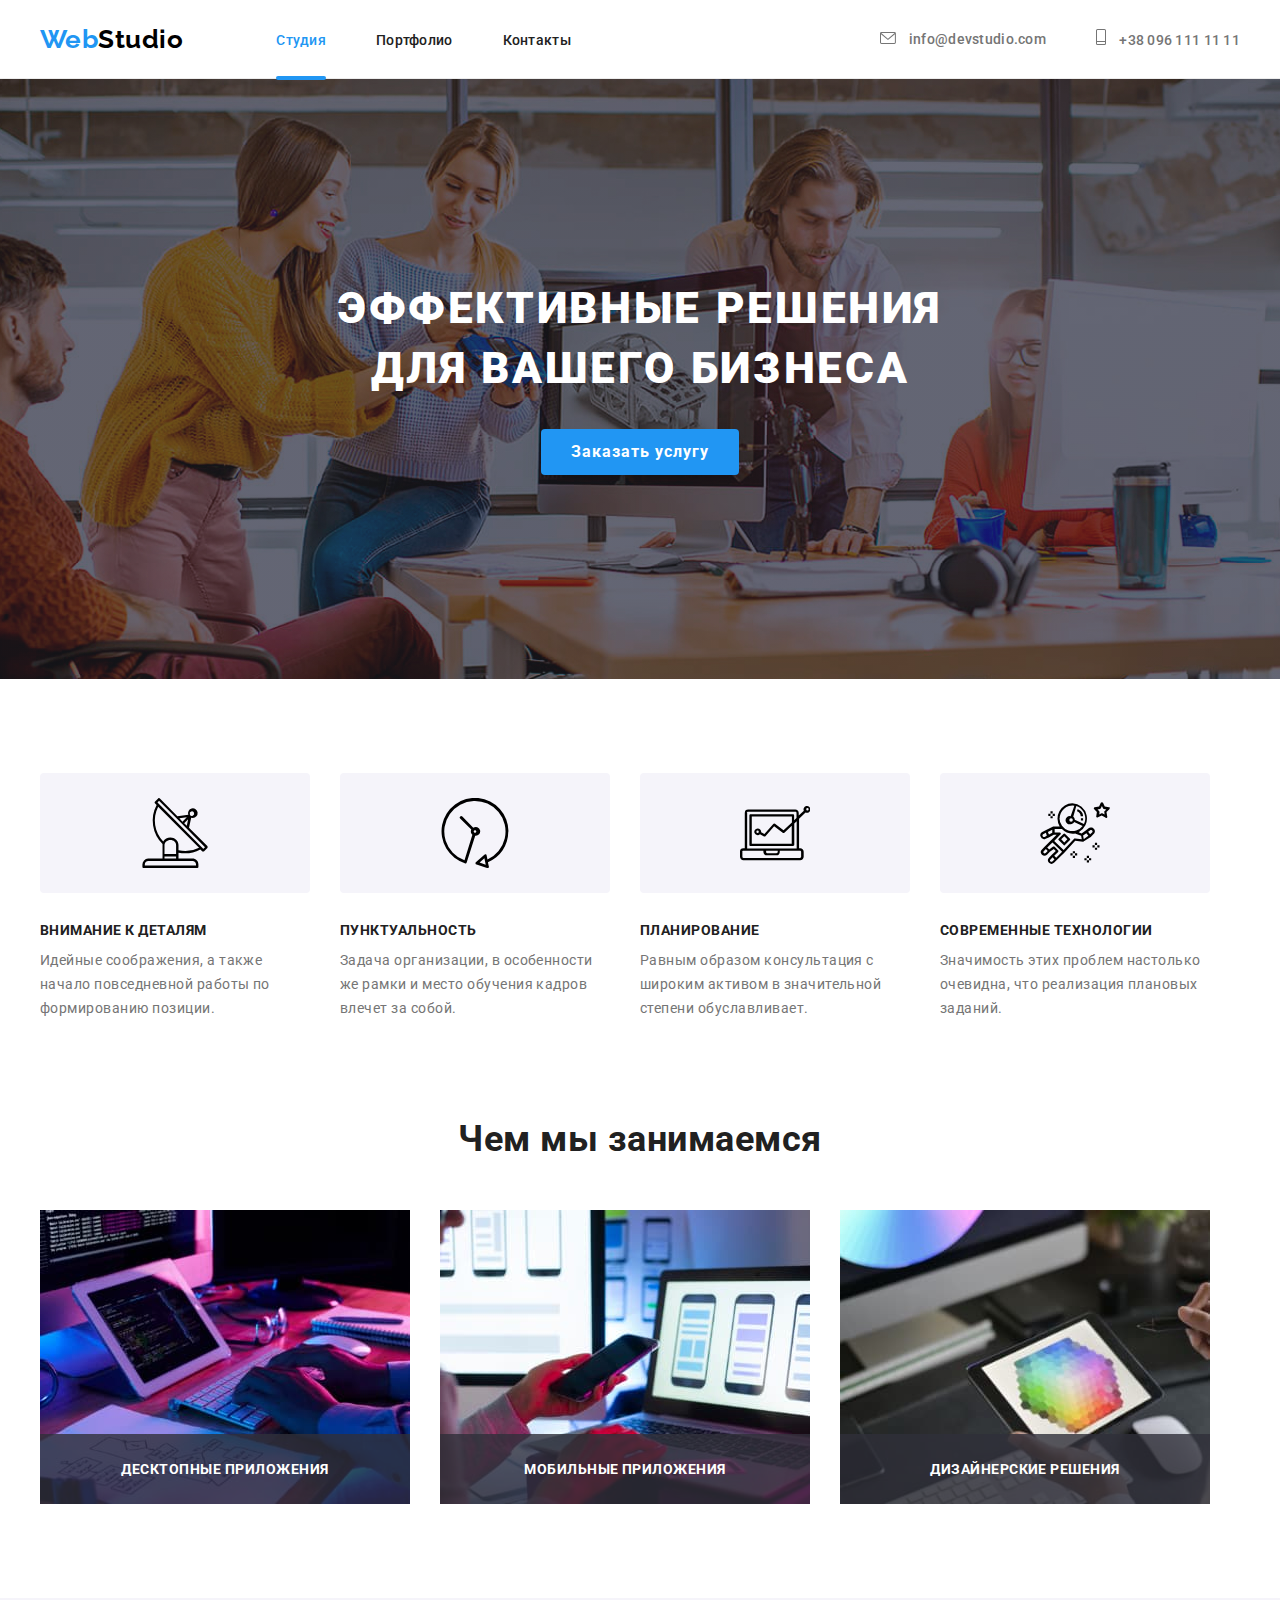
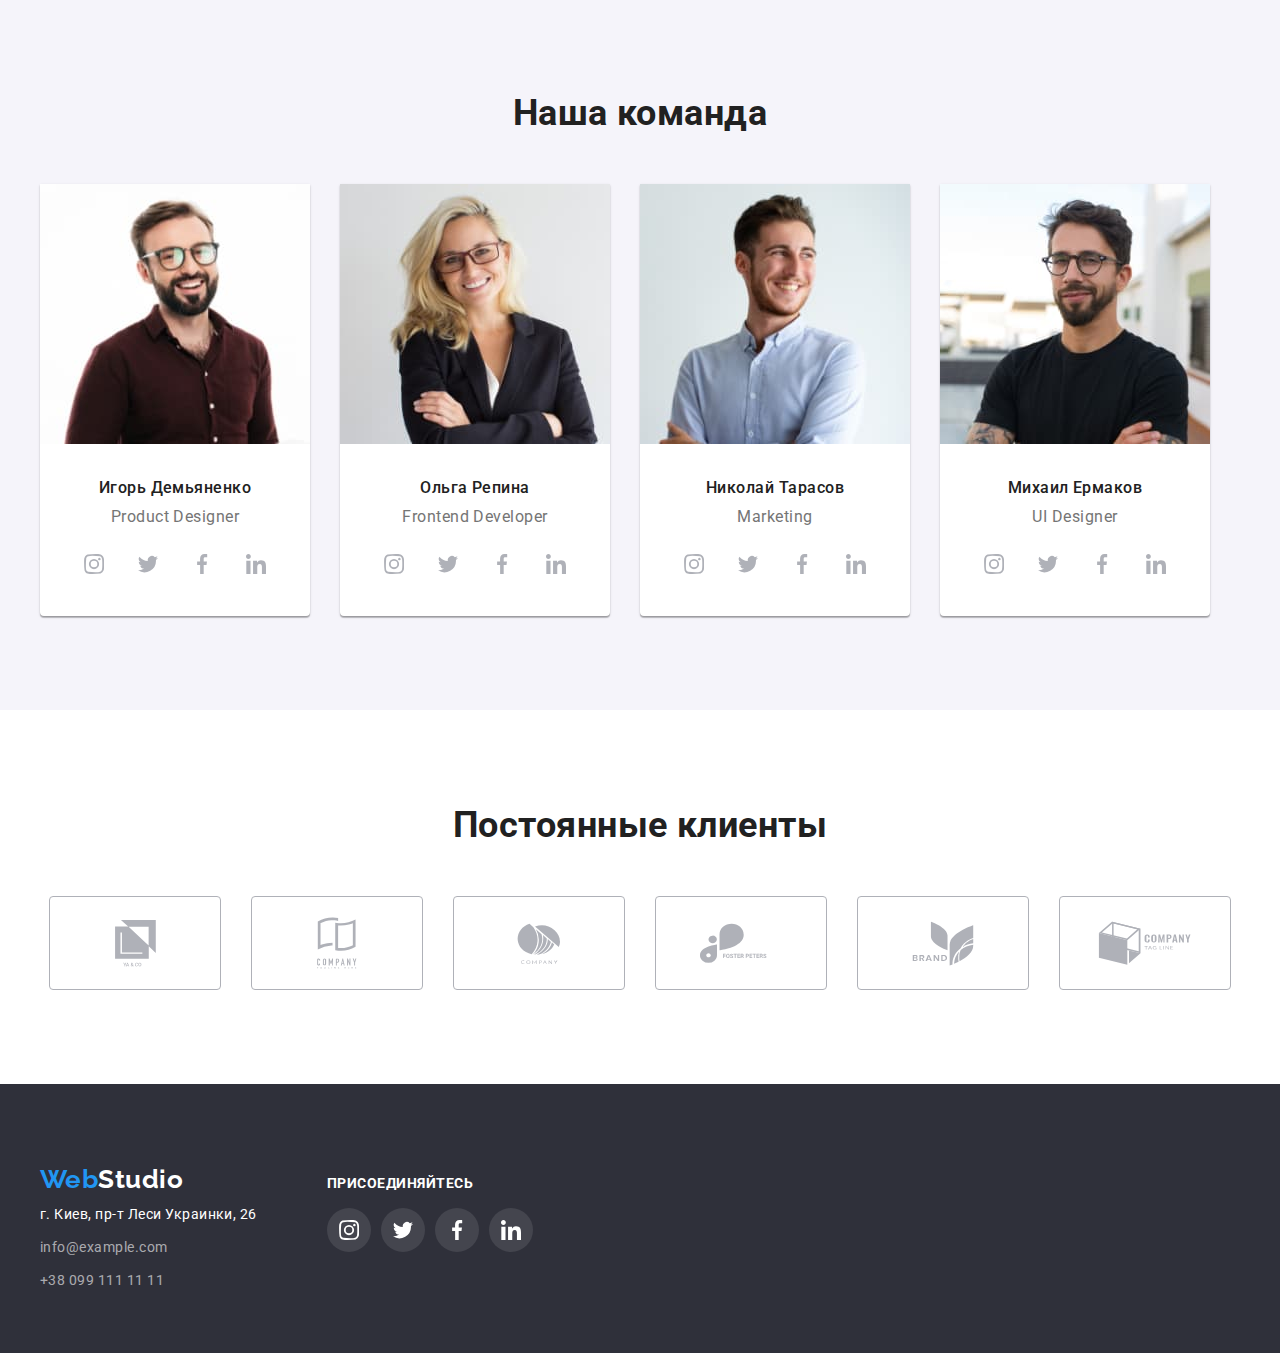
<file: index.html>
<!DOCTYPE html>
<html lang="ru">
<head>
    <meta charset="UTF-8">
    <meta http-equiv="X-UA-Compatible" content="IE=edge">
    <meta name="viewport" content="width=device-width, initial-scale=1.0">
    <title>Lesson 1</title>
    <link href="https://fonts.googleapis.com/css2?family=Raleway:wght@700&family=Roboto:wght@400;500;700;900&display=swap" rel="stylesheet">
    <link rel="stylesheet" href="https://cdnjs.cloudflare.com/ajax/libs/modern-normalize/1.1.0/modern-normalize.min.css" integrity="sha512-wpPYUAdjBVSE4KJnH1VR1HeZfpl1ub8YT/NKx4PuQ5NmX2tKuGu6U/JRp5y+Y8XG2tV+wKQpNHVUX03MfMFn9Q==" crossorigin="anonymous" referrerpolicy="no-referrer" />
    <link rel="stylesheet" href="./css/style.css" /> 
</head>
<body>
    <header class="header"> 
        <div class="container">
                <nav class="nav">
                    <a class="logo link" href="lang="en">Web<span class="logo-header">Studio</span></a>
                    <ul class="nav-list"> 
                        <li class="item">
                            <a href="#" class="link current">Студия</a>
                        </li>            
                        <li class="item">
                            <a href="./portfolio.html" class="link">Портфолио</a>
                        </li>
                        <li class="item">
                            <a href="#" class="link">Контакты</a>
                        </li>
                    </ul>
                    <ul class="nav-auth">
                        <li class="item">
                            <a href="mailto:info@devstudio.com" class="contact">
                                <svg class="icon-mail" aria-hidden="true">
                                    <use href="./images/icons.svg#icon-mail"></use>
                                </svg>
                                info@devstudio.com</a>
                        </li>
                        <li class="item">
                            <a class="contact" href="tel:+380961111111" >
                                <svg class="icon-phone" aria-hidden="true">
                                    <use href="./images/icons.svg#icon-phone"></use>
                                </svg>
                                +38 096 111 11 11</a>
                        </li>
                    </ul>
                </nav>
            </div>    
        </header>
        <main>
            <section class="hero">
                <div class="hero-overlay">
                    <h1 class="hero-title">Эффективные решения для вашего бизнеса</h1>
                    <button class="button index" type="button" data-modal-open>Заказать услугу</button>
                </div> 
            </section>
            <section class="section-title">
                <!-- <h2>Особенности</h2> -->
                <div class="container">
                    <ul class="title-list">
                        <li class="feature">
                            <div class="item icon-vector">
                                <svg class="icon-vector" aria-hidden="true">
                                    <use href="./images/icons.svg#icon-vector"></use>
                                </svg>
                            </div>
                            <h3 class="title-index">Внимание к деталям</h3>
                            <p class="text-index">Идейные соображения, а также начало повседневной работы по формированию позиции.</p>
                        </li>           
                        <li class="feature">
                            <div class="item icon-clock">
                                <svg class="icon-clock" aria-hidden="true">
                                    <use href="./images/icons.svg#icon-clock"></use>
                                </svg>
                            </div>
                                <h3 class="title-index">Пунктуальность</h3>
                                <p class="text-index">Задача организации, в особенности же рамки и место обучения кадров влечет за собой.</p> 
                        </li>
                        <li class="feature"> 
                            <div class="item icon-computer">
                                <svg class="icon-computer" aria-hidden="true">
                                    <use href="./images/icons.svg#icon-computer"></use>
                                </svg>
                            </div>
                            <h3 class="title-index">Планирование</h3>
                           <p class="text-index">Равным образом консультация с широким активом в значительной степени обуславливает.</p> 
                        </li>
                        <li class="feature">
                            <div class="item icon-astronaut">
                                <svg class="icon-astronaut" aria-hidden="true">
                                    <use href="./images/icons.svg#icon-astronaut"></use>
                                </svg>
                            </div>
                            <h3 class="title-index">Современные технологии</h3>
                            <p class="text-index">Значимость этих проблем настолько очевидна, что реализация плановых заданий.</p>
                        </li> 
                    </ul>
                </div>
            </section>
            <section class="section">
                <div class="container">
                    <h1 class="title-work">Чем мы занимаемся</h1>
                        <ul class="work">
                            <li class="item"> 
                                <div class="work-thumb">
                                    <img class="work-image" src="./images/comp.jpg" width="370" height="294" alt="на компьютере">
                                    <div class="actions">
                                        <p class="label">Десктопные приложения</p>
                                    </div>
                                </div> 
                            </li>
                            <li class="item">
                                <div class="work-thumb">
                                    <img class="work-image" src="./images/tel.jpg" width="370" height="294" alt="на телефоне">
                                    <div class="actions">
                                        <p class="label">Мобильные приложения</p>
                                    </div>
                                </div> 
                            </li> 
                            <li class="item">
                                <div class="work-thumb">
                                    <img class="work-image" src="./images/plansh.jpg" width="370" height="294" alt="на планшете">
                                    <div class="actions">
                                        <p class="label">Дизайнерские решения</p>
                                    </div>
                                </div> 
                            </li>
                        </ul>
                </div>
            </section>
            <section class="section-team">
                <div class="container">
                    <h1 class="title-team">Наша команда</h1>
                    <ul class="team">
                       <li class="item">
                           <img src="./images/Igor.jpg" width="270" height="260" alt="Игорь Демьяненко">
                           <div class="employee">
                                <h3 class="name">Игорь Демьяненко</h3>
                                <p class="speciality">Product Designer</p>
                                <ul class="team-social">
                                    <li class="social-item">
                                        <a href="#" class="team-link">
                                            <svg class="icon-team" aria-hidden="true">
                                        <use href="./images/icons.svg#icon-instagram-2"></use>
                                             </svg>
                                        </a>
                                    </li>
                                    <li class="social-item">
                                        <a href="#" class="team-link">
                                            <svg class="icon-team" aria-hidden="true">
                                                <use href="./images/icons.svg#icon-twitter-1"></use>
                                            </svg>
                                        </a>
                                    </li>
                                    <li class="social-item">
                                        <a href="#" class="team-link">
                                            <svg class="icon-team" aria-hidden="true">
                                                <use href="./images/icons.svg#icon-facebook-1"></use>
                                            </svg>
                                        </a>
                                    </li>
                                    <li class="social-item">
                                        <a href="#" class="team-link">
                                            <svg class="icon-team" aria-hidden="true">
                                                <use href="./images/icons.svg#icon-linkedin-1"></use>
                                            </svg>
                                        </a>
                                    </li>
                                </ul>
                           </div>
                        </li>
                        <li class="item">
                            <img src="./images/Olga.jpg" width="270" height="260" alt="Ольга Репина">
                            <div class="employee">
                                <h3 class="name">Ольга Репина</h3>
                                <p class="speciality">Frontend Developer</p>
                                <ul class="team-social">
                                    <li class="social-item">
                                        <a href="#" class="team-link">
                                            <svg class="icon-team" aria-hidden="true">
                                        <use href="./images/icons.svg#icon-instagram-2"></use>
                                             </svg>
                                        </a>
                                    </li>
                                    <li class="social-item">
                                        <a href="#" class="team-link">
                                            <svg class="icon-team" aria-hidden="true">
                                                <use href="./images/icons.svg#icon-twitter-1"></use>
                                            </svg>
                                        </a>
                                    </li>
                                    <li class="social-item">
                                        <a href="#" class="team-link">
                                            <svg class="icon-team" aria-hidden="true">
                                                <use href="./images/icons.svg#icon-facebook-1"></use>
                                            </svg>
                                        </a>
                                    </li>
                                    <li class="social-item">
                                        <a href="#" class="team-link">
                                            <svg class="icon-team" aria-hidden="true">
                                                <use href="./images/icons.svg#icon-linkedin-1"></use>
                                            </svg>
                                        </a>
                                    </li>
                                </ul>
                            </div>
                        </li>
                        <li class="item">
                            <img src="./images/Nikolay.jpg" width="270" height="260" alt="Николай Тарасов">
                            <div class="employee">
                                <h3 class="name">Николай Тарасов</h3>
                                <p class="speciality">Marketing</p>
                                <ul class="team-social">
                                    <li class="social-item">
                                        <a href="#" class="team-link">
                                            <svg class="icon-team" aria-hidden="true">
                                        <use href="./images/icons.svg#icon-instagram-2"></use>
                                             </svg>
                                        </a>
                                    </li>
                                    <li class="social-item">
                                        <a href="#" class="team-link">
                                            <svg class="icon-team" aria-hidden="true">
                                                <use href="./images/icons.svg#icon-twitter-1"></use>
                                            </svg>
                                        </a>
                                    </li>
                                    <li class="social-item">
                                        <a href="#" class="team-link">
                                            <svg class="icon-team" aria-hidden="true">
                                                <use href="./images/icons.svg#icon-facebook-1"></use>
                                            </svg>
                                        </a>
                                    </li>
                                    <li class="social-item">
                                        <a href="#" class="team-link">
                                            <svg class="icon-team" aria-hidden="true">
                                                <use href="./images/icons.svg#icon-linkedin-1"></use>
                                            </svg>
                                        </a>
                                    </li>
                                </ul>
                            </div>
                        </li>
                        <li class="item">
                            <img src="./images/Mihail.jpg" width="270" height="260" alt="Михаил Ермаков">
                            <div class="employee">
                                <h3 class="name">Михаил Ермаков</h3>
                                <p class="speciality">UI Designer</p>
                                <ul class="team-social">
                                    <li class="social-item">
                                        <a href="#" class="team-link">
                                            <svg class="icon-team" aria-hidden="true">
                                        <use href="./images/icons.svg#icon-instagram-2"></use>
                                             </svg>
                                        </a>
                                    </li>
                                    <li class="social-item">
                                        <a href="#" class="team-link">
                                            <svg class="icon-team" aria-hidden="true">
                                                <use href="./images/icons.svg#icon-twitter-1"></use>
                                            </svg>
                                        </a>
                                    </li>
                                    <li class="social-item">
                                        <a href="#" class="team-link">
                                            <svg class="icon-team" aria-hidden="true">
                                                <use href="./images/icons.svg#icon-facebook-1"></use>
                                            </svg>
                                        </a>
                                    </li>
                                    <li class="social-item">
                                        <a href="#" class="team-link">
                                            <svg class="icon-team" aria-hidden="true">
                                                <use href="./images/icons.svg#icon-linkedin-1"></use>
                                            </svg>
                                        </a>
                                    </li>
                                </ul>
                            </div>
                        </li>
                   </ul>
                </div>
            </section>
            <section class="section">
                <h1 class="title-team">Постоянные клиенты</h1> 
                <ul class="client">
                    <li class="client-item">
                        <a href="#" class="client-link">
                            <svg class="icon-client" width="41" height="46.7" aria-hidden="true">
                        <use href="./images/icons.svg#icon-group1"></use>
                             </svg>
                        </a>
                    </li>
                    <li class="client-item">
                        <a href="#" class="client-link">
                            <svg class="icon-client" width="40" height="52" aria-hidden="true">
                                <use href="./images/icons.svg#icon-group"></use>
                            </svg>
                        </a>
                    </li>
                    <li class="client-item">
                        <a href="#" class="client-link">
                            <svg class="icon-client" width="43.46" height="41.18" aria-hidden="true">
                                <use href="./images/icons.svg#icon-Object"></use>
                            </svg>
                        </a>
                    </li>
                    <li class="client-item">
                        <a href="#" class="client-link">
                            <svg class="icon-client" width="84.44" height="40.62" aria-hidden="true">
                                <use href="./images/icons.svg#icon-foster"></use>
                            </svg>
                        </a>
                    </li>
                    <li class="client-item">
                        <a href="#" class="client-link">
                            <svg class="icon-client" width="62.54" height="45.43" aria-hidden="true">
                                <use href="./images/icons.svg#icon-brand"></use>
                            </svg>
                        </a>
                    </li>
                    <li class="client-item">
                        <a href="#" class="client-link">
                            <svg class="icon-client" width="93.79" height="43.93" aria-hidden="true">
                                <use href="./images/icons.svg#icon-tag"></use>
                            </svg>
                        </a>
                    </li>
                </ul>
            </section>
        </main>
        <footer class="footer">
            <div class="container">
            <address>
                <div class="footer-inner">
                    <ul class="adress">
                        <li class="item">
                            <a class="logo link" href="lang="en">Web<span class="logo-accent">Studio</span></a>
                        </li>
                        <li class="item">
                            <a href="#" class="footer-adress">г. Киев, пр-т Леси Украинки, 26</a>
                        </li>
                        <li class="item">
                            <a href="mailto:info@example.com" class="footer-contact">info@example.com</a>
                        </li>
                        <li class="item"> 
                            <a href="tel:+380991111111" class="footer-contact">+38 099 111 11 11</a>
                        </li>
                    </ul>
                <div>
                    <h1 class="social-title">ПРИСОЕДИНЯЙТЕСЬ</h1>
                    <ul class="team-social">
                        <li class="footer-item">
                            <a href="#" class="footer-link">
                                <svg class="icon-footer" aria-hidden="true">
                                    <use href="./images/icons.svg#icon-instagram-2"></use>
                                </svg>
                            </a>
                        </li>
                        <li class="footer-item">
                            <a href="#" class="footer-link">
                                <svg class="icon-footer" aria-hidden="true">
                                    <use href="./images/icons.svg#icon-twitter-1"></use>
                                </svg>
                            </a>
                        </li>
                        <li class="footer-item">
                            <a href="#" class="footer-link">
                                <svg class="icon-footer" aria-hidden="true">
                                    <use href="./images/icons.svg#icon-facebook-1"></use>
                                </svg>
                            </a>
                        </li>
                        <li class="footer-item">
                            <a href="#" class="footer-link">
                                <svg class="icon-footer" aria-hidden="true">
                                    <use href="./images/icons.svg#icon-linkedin-1"></use>
                                </svg>
                            </a>
                        </li>
                    </ul>
                </div>
            </div>
            </address>
            </div>
        </footer>
        <div class="backdrop is-hidden" data-modal>
            <div class="modal">
                <button class="modal-close-button" type="button" data-modal-close>
                    <svg class="icon-modal">
                        <use href="./images/icons.svg#icon-hrest"></use>
                    </svg>
                </button>
            </div>
        </div>
    
        <script src="https://unpkg.com/aos@2.3.1/dist/aos.js"></script>
        <script>
            AOS.init();
        </script>
        <script src="./js/modal.js"></script>
</body>
</html>
</file>
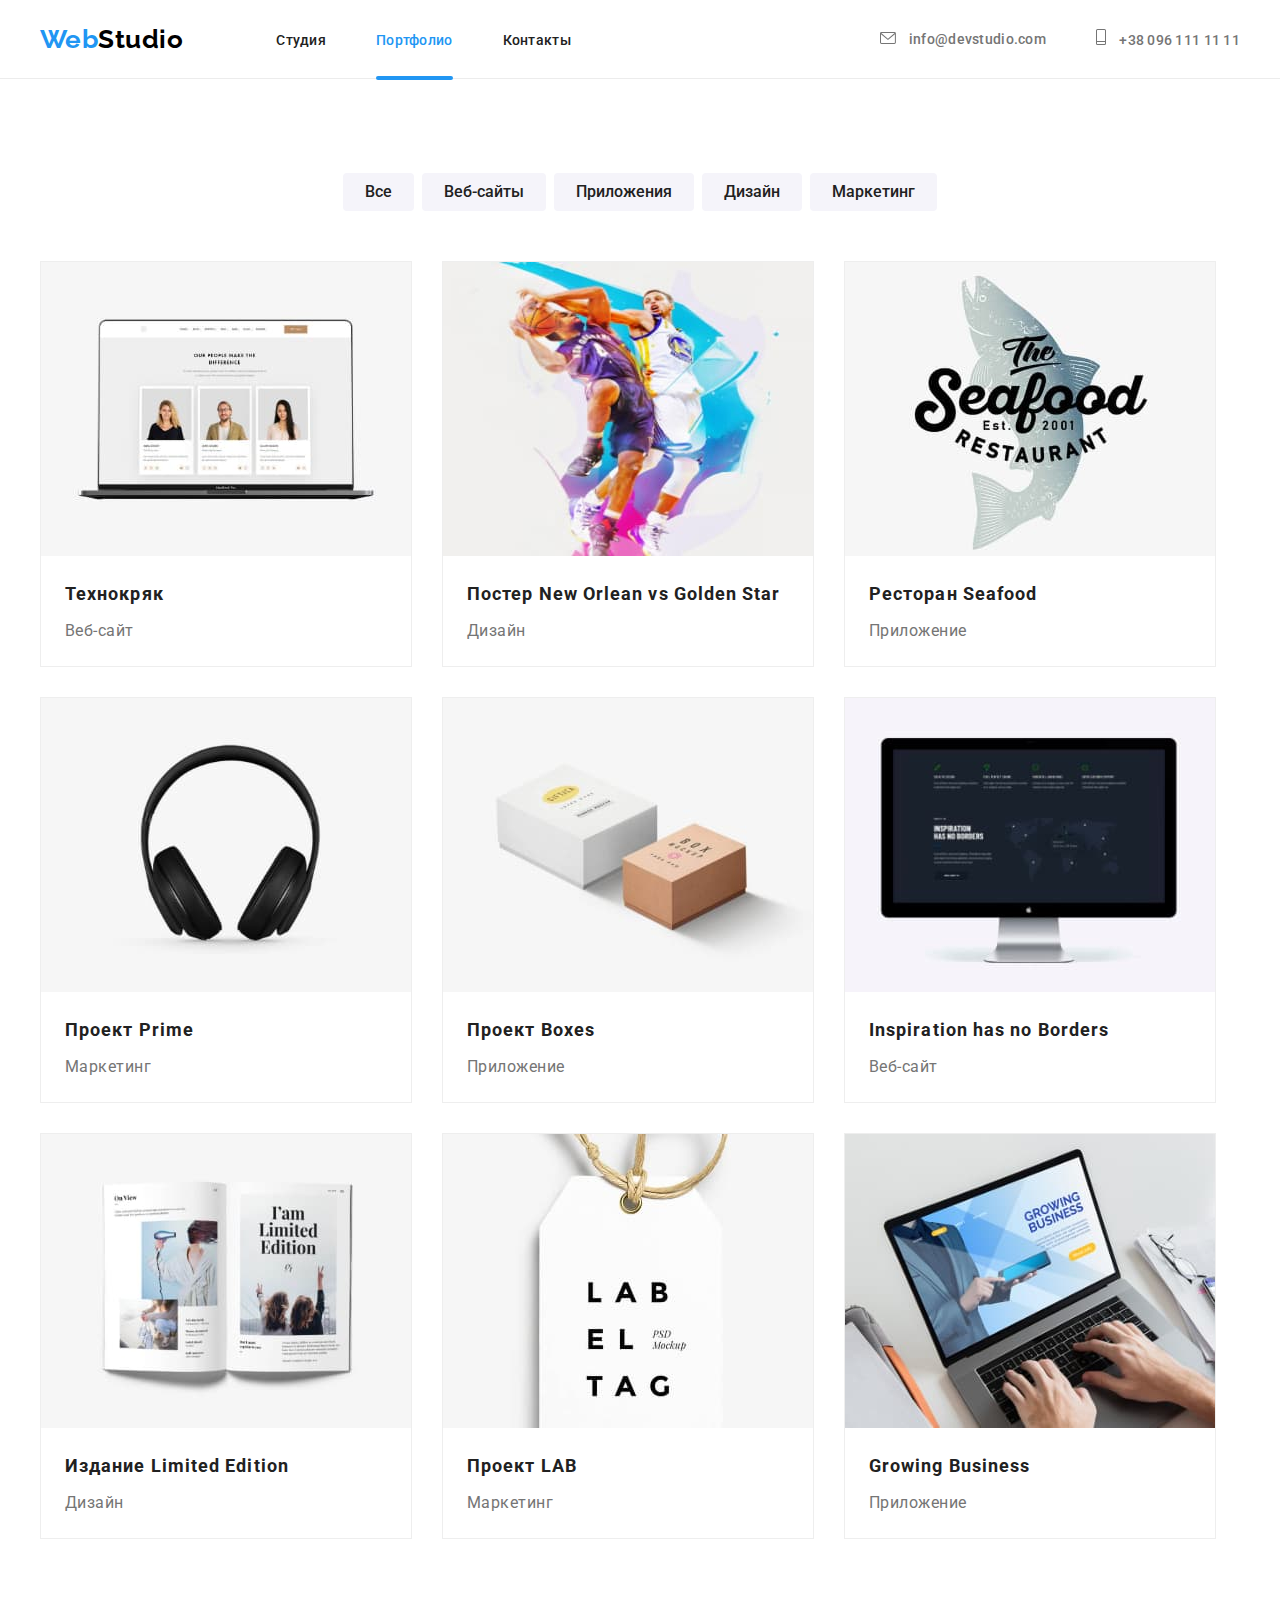
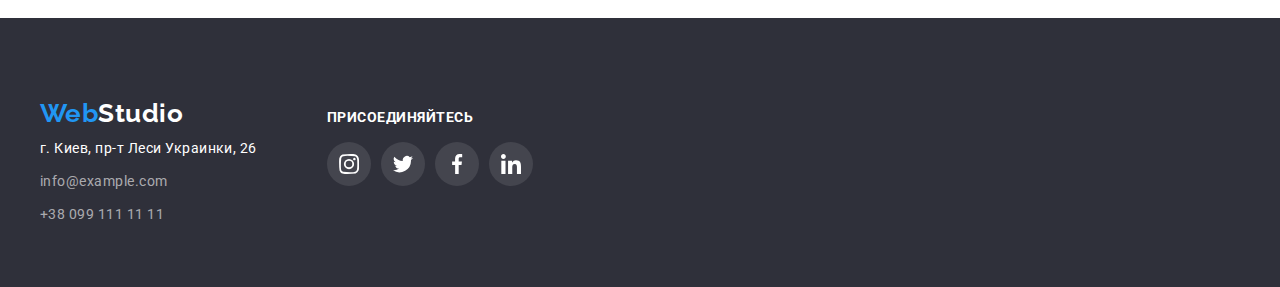
<file: portfolio.html>
<!DOCTYPE html>
<html lang="ru">
<head>
    <meta charset="UTF-8">
    <meta http-equiv="X-UA-Compatible" content="IE=edge">
    <meta name="viewport" content="width=device-width, initial-scale=1.0">
    <title>Lesson3</title>  
    <link href="https://fonts.googleapis.com/css2?family=Raleway:wght@700&family=Roboto:wght@400;500;700&;900&display=swap" rel="stylesheet">
    <link rel="stylesheet" href="https://cdnjs.cloudflare.com/ajax/libs/modern-normalize/1.1.0/modern-normalize.min.css" integrity="sha512-wpPYUAdjBVSE4KJnH1VR1HeZfpl1ub8YT/NKx4PuQ5NmX2tKuGu6U/JRp5y+Y8XG2tV+wKQpNHVUX03MfMFn9Q==" crossorigin="anonymous" referrerpolicy="no-referrer" />
    <link rel="stylesheet" href="./css/style.css" /> 
</head>
<body>
    <header class="header"> 
        <div class="container">
                <nav class="nav">
                    <a class="logo link" href="lang="en">Web<span class="logo-header">Studio</span></a>
                    <ul class="nav-list"> 
                        <li class="item">
                            <a href="./index.html" class="link">Студия</a>
                        </li>            
                        <li class="item">
                            <a href="./portfolio.html" class="link current">Портфолио</a>
                        </li>
                        <li class="item">
                            <a href="#" class="link">Контакты</a>
                        </li>
                    </ul>
                    <ul class="nav-auth">
                        <li class="item">
                            <a href="mailto:info@devstudio.com" class="contact">
                                <svg class="icon-mail" aria-hidden="true">
                                    <use href="./images/icons.svg#icon-mail"></use>
                                </svg>
                                info@devstudio.com</a>
                        </li>
                        <li class="item">
                            <a class="contact" href="tel:+380961111111" >
                                <svg class="icon-phone" aria-hidden="true">
                                    <use href="./images/icons.svg#icon-phone"></use>
                                </svg>
                                +38 096 111 11 11</a>
                        </li>
                    </ul>
                </nav>
            </div>    
        </header>
    <main>
        <section class="section">
            <!-- <h1>Portfolio</h1> -->
                <div class="container"> 
                    <ul class="portfolio">
                        <li class="item">
                            <button type="button" class="button">Все</button>
                        </li>
                        <li class="item">
                            <button type="button" class="button">Веб-сайты</button>
                        </li>
                        <li class="item">
                            <button type="button" class="button">Приложения</button>
                        </li>
                        <li class="item">
                            <button type="button" class="button">Дизайн</button>
                        </li>
                        <li class="item">
                            <button type="button" class="button">Маркетинг</button>
                        </li>
                    </ul>
                    <ul class="flex">
                        <li class="item">
                            <div class="flex-thumb">
                                <img class="image" src="./images-portfolio/tehnokryak.jpg" width="370" height="294" alt="Технокряк">
                                <div class="flex-overlay">
                                    <p> Ресурс предлагает комплексные предложения с разным уровнем функционала и сервисов. Все это позволит посетителю получить исчерпывающие сведения о компании или частном лице.</p>
                                </div>
                            </div>
                                <div class="offers">
                                    <h2 class="title">Технокряк</h2>
                                    <p class="text">Веб-сайт</p>
                                </div>
                        </li>
                        <li class="item">
                            <div class="flex-thumb">
                                <img class="image" src="./images-portfolio/poster.jpg" width="370" height="294" alt="Постер">
                                <div class="flex-overlay">
                                    <p> Ресурс предлагает комплексные предложения с разным уровнем функционала и сервисов. Все это позволит посетителю получить исчерпывающие сведения о компании или частном лице.</p>
                                </div>
                            </div>
                            <div class="offers">
                                <h2 class="title">Постер New Orlean vs Golden Star</h2>
                                <p class="text">Дизайн</p>
                            </div>
                        
                        </li>
                        <li class="item">
                            <div class="flex-thumb">
                                <img class="image" src="./images-portfolio/restoran.jpg" width="370" height="294" alt="Ресторан">
                                <div class="flex-overlay">
                                    <p> Ресурс предлагает комплексные предложения с разным уровнем функционала и сервисов. Все это позволит посетителю получить исчерпывающие сведения о компании или частном лице.</p>
                                </div>    
                            </div>
                            <div class="offers">
                                <h2 class="title">Ресторан Seafood</h2>
                                <p class="text">Приложение</p>
                            </div>
                        </li>
                        <li class="item">
                            <div class="flex-thumb">
                                <img class="image" src="./images-portfolio/proekt-prime.jpg" width="370" height="294" alt="Проект_Prime">
                                <div class="flex-overlay">
                                    <p> Ресурс предлагает комплексные предложения с разным уровнем функционала и сервисов. Все это позволит посетителю получить исчерпывающие сведения о компании или частном лице.</p>
                                </div>    
                            </div>
                            <div class="offers">
                                <h2 class="title">Проект Prime</h2>
                                <p class="text">Маркетинг</p>
                            </div>
                        </li>
                        <li class="item">
                            <div class="flex-thumb">
                                <img class="image" src="./images-portfolio/proekt-boxes.jpg" width="370" height="294" alt="Проект_Boxes">
                                <div class="flex-overlay">
                                    <p> Ресурс предлагает комплексные предложения с разным уровнем функционала и сервисов. Все это позволит посетителю получить исчерпывающие сведения о компании или частном лице.</p>
                                </div>    
                            </div>
                            <div class="offers">
                                <h2 class="title">Проект Boxes</h2>
                                <p class="text">Приложение</p>
                            </div>
                        </li>
                        <li class="item">
                            <div class="flex-thumb">
                                <img class="image" src="./images-portfolio/inspiration.jpg" width="370" height="294" alt="Inspiration">
                                <div class="flex-overlay">
                                    <p> Ресурс предлагает комплексные предложения с разным уровнем функционала и сервисов. Все это позволит посетителю получить исчерпывающие сведения о компании или частном лице.</p>
                                </div>    
                            </div>
                            <div class="offers">
                                <h2 class="title">Inspiration has no Borders</h2>
                                <p class="text">Веб-сайт</p>
                            </div>
                        </li>
                        <li class="item">
                            <div class="flex-thumb">
                                <img class="image" src="./images-portfolio/limited.jpg" width="370" height="294" alt="Издание">
                                <div class="flex-overlay">
                                    <p> Ресурс предлагает комплексные предложения с разным уровнем функционала и сервисов. Все это позволит посетителю получить исчерпывающие сведения о компании или частном лице.</p>
                                </div>    
                            </div>
                            <div class="offers">
                                <h2 class="title">Издание Limited Edition</h2>
                                <p class="text">Дизайн</p>
                            </div>
                        </li>
                        <li class="item">
                            <div class="flex-thumb">
                                <img class="image" src="./images-portfolio/proekt-lab.jpg" width="370" height="294" alt="Проект LAB">
                                <div class="flex-overlay">
                                    <p> Ресурс предлагает комплексные предложения с разным уровнем функционала и сервисов. Все это позволит посетителю получить исчерпывающие сведения о компании или частном лице.</p>
                                </div>    
                            </div>
                            <div class="offers">
                                <h2 class="title">Проект LAB</h2>
                                <p class="text">Маркетинг</p>
                            </div>
                        </li>
                        <li class="item">
                            <div class="flex-thumb">
                                <img class="image" src="./images-portfolio/growing.jpg" width="370" height="294" alt="Growing Business">
                                <div class="flex-overlay">
                                    <p> Ресурс предлагает комплексные предложения с разным уровнем функционала и сервисов. Все это позволит посетителю получить исчерпывающие сведения о компании или частном лице.</p>
                                </div>    
                            </div>
                            <div class="offers">
                                <h2 class="title">Growing Business</h2>
                                <p class="text">Приложение</p>
                            </div>
                        </li>
                    </ul>
            </div >  
        </section>
    </main>
    <footer class="footer">
        <div class="container">
        <address>
            <div class="footer-inner">
                <ul class="adress">
                    <li class="item">
                        <a class="logo link" href="lang="en">Web<span class="logo-accent">Studio</span></a>
                    </li>
                    <li class="item">
                        <a href="#" class="footer-adress">г. Киев, пр-т Леси Украинки, 26</a>
                    </li>
                    <li class="item">
                        <a href="mailto:info@example.com" class="footer-contact">info@example.com</a>
                    </li>
                    <li class="item"> 
                        <a href="tel:+380991111111" class="footer-contact">+38 099 111 11 11</a>
                    </li>
                </ul>
            <div>
                <h1 class="social-title">ПРИСОЕДИНЯЙТЕСЬ</h1>
                <ul class="team-social">
                    <li class="footer-item">
                        <a href="#" class="footer-link">
                            <svg class="icon-footer" aria-hidden="true">
                                <use href="./images/icons.svg#icon-instagram-2"></use>
                            </svg>
                        </a>
                    </li>
                    <li class="footer-item">
                        <a href="#" class="footer-link">
                            <svg class="icon-footer" aria-hidden="true">
                                <use href="./images/icons.svg#icon-twitter-1"></use>
                            </svg>
                        </a>
                    </li>
                    <li class="footer-item">
                        <a href="#" class="footer-link">
                            <svg class="icon-footer" aria-hidden="true">
                                <use href="./images/icons.svg#icon-facebook-1"></use>
                            </svg>
                        </a>
                    </li>
                    <li class="footer-item">
                        <a href="#" class="footer-link">
                            <svg class="icon-footer" aria-hidden="true">
                                <use href="./images/icons.svg#icon-linkedin-1"></use>
                            </svg>
                        </a>
                    </li>
                </ul>
            </div>
        </div>
        </address>
        </div>
    </footer>
</body>
</html>
</file>
<file: css/style.css>
:root {
    --primary-bgc: #FFFFFF;
    --primary-text-color: #212121;
    --accent-color: #2196F3;
    --button-color: #F5F4FA;
    --text-color: #757575;
}

body {
    margin: 0;
    background-color: var(--primary-bgc);
    color: var(--primary-text-color);
    font-family: Roboto, sans-serif;
    letter-spacing: 0.03em;
}

 a {
    text-decoration: none;
   }

ul {
    list-style: none;
    padding: 0;
    margin: 0;
}

p {
    margin: 0;
}

h1,
h2,
h3 {
    margin-top: 0;
    margin-bottom: 0;
}

.container {
    width: 1200px;
    padding-left: 15px;
    padding-right: 15px;
    margin-left: auto;
    margin-right: auto;
}

.header {
    border-bottom: 1px solid #ECECEC;
    padding-top: 24px;
    padding-bottom: 24px;
}

/* logo */

.logo {
    color: var(--accent-color);
    font-family: 'Raleway';
    font-weight: 700;
    font-size: 26px;
    line-height: 1.19x;
}
    
.logo-accent {
    color: var(--primary-bgc);
}

.logo-header {
    color: #000;
}

/* nav */

.nav {
    display: flex;
    align-items: center;
}

.nav-list {
    display: flex;
    margin-left: 93px;
}

.nav-auth {
    display: flex;
    margin-left: auto;
}

.nav-list .item + .item {
    margin-left: 50px;
}


.nav-auth .item + .item {
    margin-left: 50px;
}

.icon-mail {
    width: 16px;
    height: 12px;
    fill: var(--text-color);
    margin-right: 10px;
}

.icon-phone {
    width: 10px;
    height: 16px;
    fill: var(--text-color);
    margin-right: 10px;
}

.nav-list .link {
    position: relative;
    color: var(--primary-text-color);
    font-weight: 500;
    font-size: 14px;
    line-height: 1.14;
    letter-spacing: 0.02em;

    transition: color 250ms cubic-bezier(0.4, 0, 0.2, 1);
}

.nav-list .link:hover,
.nav-list .link:focus {
    color: var(--accent-color);
}

.nav-list .link.current {
    color: var(--accent-color);
    padding-bottom: 32px;
}

.link.current::after {
    content: "";
    position: absolute;
    left: 0;
    bottom: 0;

    display: block;
    width: 100%;
    height: 4px;
    border-radius: 2px;
    background-color: var(--accent-color);
}
.nav .contact {
    color: var(--text-color);
    font-weight: 500;
    font-size: 14px;
    line-height: 1.14;
    letter-spacing: 0.02em;

    transition: color 250ms cubic-bezier(0.4, 0, 0.2, 1);
}

.contact:hover,
.contact:focus {
    color: var(--accent-color);
}

.contact:hover .icon-mail,
.contact:focus .icon-mail {
    fill: var(--accent-color);
}

.contact:hover .icon-phone,
.contact:focus .icon-phone {
    fill: var(--accent-color);
}

/* hero */

.hero-overlay {
    height: 600px;
    max-width: 1600px;
    margin-left: auto;
    margin-right: auto;
    background-image: linear-gradient(to right, rgba(47, 48, 58, 0.4), 
    rgba(47, 48, 58, 0.4)),
    url(../images/overlay.jpg);
    background-repeat: no-repeat;
    background-position: center;
    background-size: cover;
}

.hero-title {
    margin-top: 0;
    margin-bottom: 30px;
    margin-left: auto;
    margin-right: auto;
    padding-top: 200px;
    width: 696px;
    align-items: center;

    color: var(--primary-bgc);
    font-weight: 900;
    font-size: 44px;
    line-height: 1.36;
    text-align: center;
    letter-spacing: 0.06em;
    text-transform: uppercase;
}

/* button */

.button {
    border-radius: 4px;
    border: transparent;
    padding-left: 22px;
    padding-right: 22px;
    padding-top: 6px;
    padding-bottom: 6px;
    
    color: var(--primary-text-color);
    background-color: var(--button-color);
    font-family: Roboto, sans-serif;
    font-weight: 500;
    font-size: 16px;
    line-height: 1.62;
    text-align: center;  

    transition: color 250ms cubic-bezier(0.4, 0, 0.2, 1),
    background-color 250ms cubic-bezier(0.4, 0, 0.2, 1),
    box-shadow 250ms cubic-bezier(0.4, 0, 0.2, 1);;
}

.button:hover,
.button:focus {
    color: var(--primary-bgc);
    background-color: var(--accent-color);
    box-shadow: 0px 4px 4px rgba(0, 0, 0, 0.15);
}

.button.index {
    padding: 8px 30px;
    display: block;
    box-shadow: 0px 4px 4px rgba(0, 0, 0, 0.15);
    border-radius: 4px;
    margin: 0 auto;

    background-color: var(--accent-color);
    color: var(--primary-bgc);
    font-family: Roboto, sans-serif;
    font-weight: 700;
    font-size: 16px;
    line-height: 1.88;
    text-align: center;
    letter-spacing: 0.06em;
}

/* section-title index */
.section {
    text-align: center;
    padding-top: 94px;
    padding-bottom: 94px;
}

.section-title {
    padding-bottom: 0;
    padding-top: 94px;
}

.section .title {
    color: var(--primary-text-color);
    font-weight: 700;
    font-size: 18px;
    line-height: 2;
    letter-spacing: 0.06em;
}

.title-list {
    display: flex;
    align-items: center;
}

.feature { 
    width: 270px;
    height: 251px;
}
.title-list .feature + .feature {
    margin-left: 30px;
}

.feature .item {
    display: flex;
    content: "";
    height: 120px;
    width: 270px;
    margin-bottom: 30px;
    background-repeat: no-repeat;
    background-position: center;
    background-color: var(--button-color);
    border-radius: 4px;
}

.icon-vector,
.icon-clock,
.icon-computer,
.icon-astronaut {
   display: flex;
   justify-content: center;
   align-items: center;
   width: 70px;
   height: 70px;
}

.title-index {
    margin-bottom: 10px;

    color: var(--primary-text-color);
    font-style: normal;
    font-weight: 700;
    font-size: 14px;
    line-height: 1.14;
    text-transform: uppercase;
}

.text-index {
    color: var(--text-color);
    font-weight: 400;
    font-size: 14px;
    line-height: 1.71;
}

/* work */

.work {
    display: flex;
    margin-top: 50px;
}

.work .item + .item {
    margin-left: 30px;
}

.title-work {
    color: var(--primary-text-color);
    font-weight: 700;
    font-size: 36px;
    line-height: 1.17;
    text-align: center;
}

.work-thumb {
    position: relative;
}

.work-image {
    display: block;
}
.actions {
    position: absolute;
    bottom: 0;
    left: 0;
    display: flex;
    justify-content: center;
    align-items: center;
    width: 100%;
    height: 70px;
    
    background: rgba(47, 48, 58, 0.8); 
}
.label {
    font-weight: 700;
    font-size: 14px;
    line-height: 1.14px;
    text-align: center;
    text-transform: uppercase;

    color: #FFFFFF;
}

/* TEAM */

.section-team {
    background-color: var(--button-color);
    padding-top: 94px;
    padding-bottom: 94px;
}

.team {
    display: flex;
}

.title-team {
    margin-bottom: 50px;
    color: var(--primary-text-color);
    font-weight: 700;
    font-size: 36px;
    line-height: 1.17;
    text-align: center;
}

.team .item {
    background-color: #FFFFFF;
    box-shadow: 0px 1px 3px rgba(0, 0, 0, 0.12), 0px 1px 1px rgba(0, 0, 0, 0.14), 0px 2px 1px rgba(0, 0, 0, 0.2);
    border-radius: 0px 0px 4px 4px;
}
.team .item + .item {
    margin-left: 30px;
}

.team-social {
    display: flex;
    align-items: center;
    justify-content: center; 
    padding-top: 16px;
}

.team-social .social-item + .social-item {
    margin-left: 10px;
}

.team-link {
    display: flex;
    align-items: center;
    justify-content: center; 
    width: 44px;
    height: 44px;
    border-radius: 50%;   
    color: var(--primary-bgc);

    transition: background-color 250ms cubic-bezier(0.4, 0, 0.2, 1);
}

.icon-team {
   width: 20px;
   height: 20px;
   fill: #AFB1B8;
}

.team-link:hover,
.team-link:focus {
    background-color: var(--accent-color);
}

.team-link:hover .icon-team,
.team-link:focus .icon-team {
    fill: #FFFFFF;
}

.employee {
    padding-top: 30px;
    padding-bottom: 30px;
}

/* Client */

.client {
    display: flex;
    justify-content: center;
    align-items: center;
}
.client-link {
    display: flex;
    justify-content: center;
    align-items: center;
    width: 170px;
    height: 92px;
    border: 1px solid #AFB1B8;
    border-radius: 4px;

    transition: border-color 250ms cubic-bezier(0.4, 0, 0.2, 1);
}

.client .client-item + .client-item {
    margin-left: 30px;
}

.icon-client {
    fill: #AFB1B8;

    transition: fill 250ms cubic-bezier(0.4, 0, 0.2, 1);
}

.client-link:hover,
.client-link:focus {
    border-color: var(--accent-color);
}

.client-link:hover .icon-client,
.client-link:focus .icon-client {
    fill: var(--accent-color);
}

/* section portfolio */

.portfolio {
    display: flex;
    align-items: center;
    justify-content: center;
    margin-bottom: 50px;
}

.portfolio .item + .item {
    margin-left: 8px;
}

.offers {
    padding-left: 24px;
    padding-right: 24px;
    padding-top: 20px;
    padding-bottom: 20px;
    text-align: justify;
}

.section .text {
    margin: 0;
    margin-top: 4px;
    color: var(--text-color);
    font-weight: 400;
    font-size: 16px;
    line-height: 1.88;
}

.flex {
    display: flex;
    flex-wrap: wrap; 
    margin: -15px;  
}

.flex .item {
    width: 370px;
    margin: 15px;
    border: 1px solid #EEEEEE;

    transition: box-shadow 250ms cubic-bezier(0.4, 0, 0.2, 1);
}

.flex .item:hover {
    box-shadow: 0px 1px 1px rgba(0, 0, 0, 0.12), 0px 4px 4px rgba(0, 0, 0, 0.06), 1px 4px 6px rgba(0, 0, 0, 0.16);
}
.flex .item:nth-child(3n) {
    margin-right: 0;
}

.flex .item:nth-last-child(-n+3) {
    margin-bottom: 0;
}

.flex-thumb {
    position: relative;
    width: 370px;
    height: 294px;
    overflow: hidden;
}

.flex-overlay {
    position: absolute;
    top: 0;
    left: 0;
    width: 100%;
    height: 100%;
    padding: 63px 24px;
    display: flex;
    justify-content: center;
    align-items: center;
    text-align: justify; 

    font-style: normal;
    font-weight: 400;
    font-size: 18px;
    line-height: 1.56;
    
    color: #FFFFFF;
    background: rgba(33, 150, 243, 0.9);

    transform: translateY(100%);
    transition: transform 250ms;
}

.flex .item:hover .flex-overlay {
    transform: translateY(0);
}

.name {
    color: var(--primary-text-color);
    font-weight: 500;
    font-size: 16px;
    line-height: 1.19;
    text-align: center;
}

.speciality {
    padding-top: 10px;
    color: var(--text-color);
    font-weight: 400;
    font-size: 16px;
    line-height: 1.19;
    text-align: center;
}

/* footer */
.footer {
    padding-top: 60px;
    padding-bottom: 60px;
    background-color: #2F303A;
}

.adress {
   margin-top: 20px;
   padding-right: 70px;
   font-style: normal;
   font-family: 'Roboto';
}

.adress .item + .item {
    margin-top: 9px;
}
.footer-adress {
    color: var(--primary-bgc);
    font-weight: 400;
    font-size: 14px;
    line-height: 1.71;
}

.footer-contact {
    color: var(--primary-bgc);
    font-style: normal;
    font-weight: 400;
    font-size: 14px;
    line-height: 1.71;
    color: rgba(255, 255, 255, 0.6);
}

.social-title {
   font-family: 'Roboto';
    font-style: normal;
    font-weight: 700;
    font-size: 14px;
    line-height: 1.14;
    text-transform: uppercase;
    color: var(--primary-bgc);
}

.footer-inner {
    display: flex;
    align-items: baseline;
}

.footer-link {
    display: flex;
    align-items: center;
    justify-content: center; 
    width: 44px;
    height: 44px;
    background: rgba(255, 255, 255, 0.1);
    border-radius: 50%; 

    transition: background-color 250ms cubic-bezier(0.4, 0, 0.2, 1);
}

.team-social .footer-item + .footer-item {
    margin-left: 10px;
}

.icon-footer {
    width: 20px;
    height: 20px;
    fill: #FFFFFF;
 }

 .footer-link:hover,
 .footer-link:focus {
    background-color: var(--accent-color);
}

.footer-link:hover .icon-team,
.footer-link:focus .icon-team {
    fill: #FFFFFF;
}
/* Modal */

.backdrop {
    position: fixed;
    top: 0;
    left: 0;
    width: 100%;
    height: 100%;
    background: rgba(0, 0, 0, 0.2);
    transition: opacity 250ms, visibility 250ms;
}

.modal {
    position: relative;
    top: 50%;
    left: 50%;
    transform: translate(-50%, -50%);
    width: 528px;
    min-height: 581px;
    background: var(--primary-bgc);
    box-shadow: 0px 1px 3px rgba(0, 0, 0, 0.12), 0px 1px 1px rgba(0, 0, 0, 0.14), 0px 2px 1px rgba(0, 0, 0, 0.2);
    border-radius: 4px;
}

.modal-close-button {
    position: absolute;
    top: 8px;
    right: 8px;
    width: 30px;
    height: 30px;
    display: flex;
    align-items: center;
    justify-content: center;
    background: #FFFFFF;
    border-radius: 50%;
    border: 1px solid rgba(0, 0, 0, 0.1);
}

.is-hidden {
    opacity: 0;
    visibility: hidden;
    pointer-events: none;
}

.icon-modal {
    width: 11px;
    height: 11px;
    fill:#000000;
}
</file>
